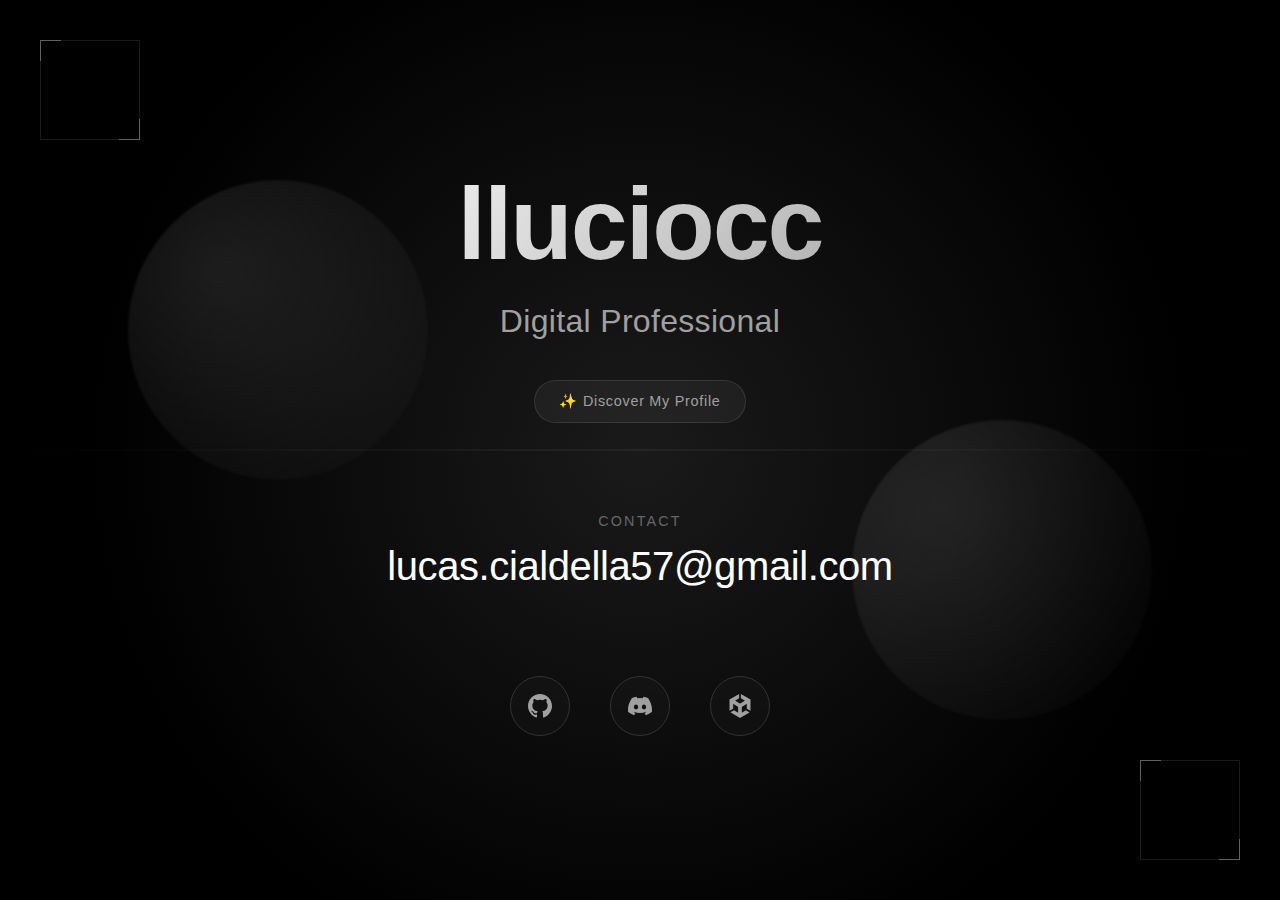
<file: index.html>
<!DOCTYPE html>
<html lang="fr">
<head>
    <meta charset="UTF-8">
    <meta name="viewport" content="width=device-width, initial-scale=1.0">
    <title>lluciocc</title>
    <style>
        * {
            margin: 0;
            padding: 0;
            box-sizing: border-box;
        }

        body {
            font-family: -apple-system, BlinkMacSystemFont, 'Segoe UI', Roboto, Helvetica, Arial, sans-serif;
            background: #000;
            color: #fff;
            min-height: 100vh;
            overflow-x: hidden;
        }

        .main-container {
            position: relative;
            width: 100%;
            min-height: 100vh;
            display: flex;
            align-items: center;
            justify-content: center;
            background: radial-gradient(circle at 50% 50%, #1a1a1a 0%, #000 70%);
        }

        .content {
            text-align: center;
            max-width: 800px;
            padding: 60px 40px;
            animation: fadeIn 1.5s ease-out;
        }

        @keyframes fadeIn {
            from { opacity: 0; transform: translateY(30px); }
            to { opacity: 1; transform: translateY(0); }
        }

        .name {
            font-size: clamp(4rem, 8vw, 8rem);
            font-weight: 700;
            letter-spacing: -0.02em;
            margin-bottom: 20px;
            background: linear-gradient(135deg, #fff 0%, #a0a0a0 100%);
            -webkit-background-clip: text;
            -webkit-text-fill-color: transparent;
            background-clip: text;
            animation: slideUp 1s ease-out 0.3s both;
        }

        @keyframes slideUp {
            from { opacity: 0; transform: translateY(50px); }
            to { opacity: 1; transform: translateY(0); }
        }

        .subtitle {
            font-size: clamp(1.2rem, 3vw, 2rem);
            font-weight: 300;
            color: #a0a0a0;
            margin-bottom: 40px;
            letter-spacing: 0.01em;
            animation: slideUp 1s ease-out 0.6s both;
        }

        .presentation-section {
            margin-bottom: 60px;
            animation: slideUp 1s ease-out 0.8s both;
        }

        .presentation-toggle {
            display: inline-block;
            padding: 12px 24px;
            background: rgba(255, 255, 255, 0.05);
            border: 1px solid rgba(255, 255, 255, 0.1);
            border-radius: 30px;
            color: #a0a0a0;
            text-decoration: none;
            font-size: 0.9rem;
            font-weight: 500;
            letter-spacing: 0.05em;
            transition: all 0.3s cubic-bezier(0.4, 0, 0.2, 1);
            cursor: pointer;
            margin-bottom: 30px;
        }

        .presentation-toggle:hover {
            background: rgba(255, 255, 255, 0.08);
            border-color: rgba(255, 255, 255, 0.2);
            color: #fff;
            transform: translateY(-2px);
        }

        .presentation-content {
            max-height: 0;
            overflow: hidden;
            transition: max-height 0.5s cubic-bezier(0.4, 0, 0.2, 1);
        }

        .presentation-content.expanded {
            max-height: 500px;
        }

        .presentation-text {
            background: linear-gradient(135deg, rgba(255, 255, 255, 0.03) 0%, rgba(255, 255, 255, 0.01) 100%);
            border: 1px solid rgba(255, 255, 255, 0.08);
            border-radius: 16px;
            padding: 30px;
            margin-top: 20px;
            backdrop-filter: blur(10px);
            text-align: left;
        }

        .presentation-text h3 {
            font-size: 1.4rem;
            font-weight: 600;
            color: #fff;
            margin-bottom: 15px;
            letter-spacing: -0.01em;
        }

        .presentation-text p {
            font-size: 1.1rem;
            line-height: 1.7;
            color: #c0c0c0;
            margin-bottom: 15px;
        }

        .presentation-text p:last-child {
            margin-bottom: 0;
        }

        .presentation-text strong {
            color: #fff;
            font-weight: 600;
        }

        .skills-grid {
            display: grid;
            grid-template-columns: repeat(auto-fit, minmax(150px, 1fr));
            gap: 15px;
            margin-top: 20px;
        }

        .skill-tag {
            background: rgba(255, 255, 255, 0.05);
            border: 1px solid rgba(255, 255, 255, 0.1);
            border-radius: 20px;
            padding: 8px 16px;
            font-size: 0.9rem;
            color: #a0a0a0;
            text-align: center;
            transition: all 0.3s ease;
        }

        .skill-tag:hover {
            background: rgba(255, 255, 255, 0.08);
            color: #fff;
            transform: translateY(-2px);
        }

        .email-section {
            margin-bottom: 80px;
            animation: slideUp 1s ease-out 0.9s both;
        }

        .email-label {
            font-size: 0.9rem;
            color: #666;
            text-transform: uppercase;
            letter-spacing: 0.15em;
            margin-bottom: 15px;
            font-weight: 500;
        }

        .email-link {
            display: inline-block;
            font-size: clamp(1.5rem, 4vw, 2.5rem);
            color: #fff;
            text-decoration: none;
            font-weight: 400;
            letter-spacing: -0.01em;
            position: relative;
            transition: all 0.3s cubic-bezier(0.4, 0, 0.2, 1);
            border-bottom: 2px solid transparent;
            padding-bottom: 5px;
        }

        .email-link::after {
            content: '';
            position: absolute;
            bottom: 0;
            left: 0;
            width: 0;
            height: 2px;
            background: linear-gradient(90deg, #fff, #a0a0a0);
            transition: width 0.4s cubic-bezier(0.4, 0, 0.2, 1);
        }

        .email-link:hover {
            color: #f0f0f0;
            transform: translateY(-2px);
        }

        .email-link:hover::after {
            width: 100%;
        }

        .social-links {
            display: flex;
            justify-content: center;
            gap: 40px;
            animation: slideUp 1s ease-out 1.2s both;
        }

        .social-link {
            display: inline-block;
            width: 60px;
            height: 60px;
            border: 1px solid #333;
            border-radius: 50%;
            color: #a0a0a0;
            text-decoration: none;
            display: flex;
            align-items: center;
            justify-content: center;
            font-size: 1.2rem;
            transition: all 0.3s cubic-bezier(0.4, 0, 0.2, 1);
            backdrop-filter: blur(10px);
            background: rgba(255, 255, 255, 0.02);
        }

        .social-link:hover {
            border-color: #666;
            color: #fff;
            transform: translateY(-3px);
            box-shadow: 0 10px 30px rgba(255, 255, 255, 0.1);
        }

        .background-grid {
            position: absolute;
            top: 0;
            left: 0;
            width: 100%;
            height: 100%;
            opacity: 0.03;
            background-image: 
                linear-gradient(rgba(255, 255, 255, 0.1) 1px, transparent 1px),
                linear-gradient(90deg, rgba(255, 255, 255, 0.1) 1px, transparent 1px);
            background-size: 100px 100px;
            pointer-events: none;
        }

        .accent-line {
            position: absolute;
            top: 50%;
            left: 0;
            width: 100%;
            height: 1px;
            background: linear-gradient(90deg, transparent, rgba(255, 255, 255, 0.1), transparent);
            transform: translateY(-50%);
            animation: pulse 4s ease-in-out infinite;
        }

        @keyframes pulse {
            0%, 100% { opacity: 0.3; }
            50% { opacity: 0.6; }
        }

        .corner-decoration {
            position: absolute;
            width: 100px;
            height: 100px;
            border: 1px solid rgba(255, 255, 255, 0.1);
        }

        .corner-decoration::before {
            content: '';
            position: absolute;
            top: -1px;
            left: -1px;
            width: 20px;
            height: 20px;
            border-top: 1px solid rgba(255, 255, 255, 0.3);
            border-left: 1px solid rgba(255, 255, 255, 0.3);
        }

        .corner-decoration::after {
            content: '';
            position: absolute;
            bottom: -1px;
            right: -1px;
            width: 20px;
            height: 20px;
            border-bottom: 1px solid rgba(255, 255, 255, 0.3);
            border-right: 1px solid rgba(255, 255, 255, 0.3);
        }

        .corner-decoration.top-left {
            top: 40px;
            left: 40px;
        }

        .corner-decoration.bottom-right {
            bottom: 40px;
            right: 40px;
        }

        .floating-orb {
            position: absolute;
            width: 300px;
            height: 300px;
            border-radius: 50%;
            background: radial-gradient(circle at 30% 30%, rgba(255, 255, 255, 0.1), transparent);
            filter: blur(1px);
            animation: float 8s ease-in-out infinite;
            pointer-events: none;
        }

        .floating-orb.orb-1 {
            top: 20%;
            left: 10%;
            animation-delay: 0s;
        }

        .floating-orb.orb-2 {
            bottom: 20%;
            right: 10%;
            animation-delay: 4s;
        }

        @keyframes float {
            0%, 100% { transform: translateY(0px) translateX(0px); }
            25% { transform: translateY(-20px) translateX(10px); }
            50% { transform: translateY(-10px) translateX(-10px); }
            75% { transform: translateY(-30px) translateX(5px); }
        }

        @media (max-width: 768px) {
            .content {
                padding: 40px 20px;
            }

            .social-links {
                gap: 30px;
            }

            .social-link {
                width: 50px;
                height: 50px;
                font-size: 1rem;
            }

            .corner-decoration {
                width: 60px;
                height: 60px;
            }

            .corner-decoration.top-left {
                top: 20px;
                left: 20px;
            }

            .corner-decoration.bottom-right {
                bottom: 20px;
                right: 20px;
            }

            .floating-orb {
                width: 200px;
                height: 200px;
            }

            .presentation-text {
                padding: 20px;
            }

            .skills-grid {
                grid-template-columns: repeat(auto-fit, minmax(120px, 1fr));
                gap: 10px;
            }
        }

        .copy-feedback {
            position: fixed;
            top: 50%;
            left: 50%;
            transform: translate(-50%, -50%);
            background: rgba(0, 0, 0, 0.9);
            color: #fff;
            padding: 15px 30px;
            border-radius: 8px;
            border: 1px solid #333;
            font-size: 0.9rem;
            opacity: 0;
            transition: opacity 0.3s ease;
            pointer-events: none;
            z-index: 1000;
        }

        .copy-feedback.show {
            opacity: 1;
        }
    </style>
</head>
<body>
    <div class="main-container">
        <div class="background-grid"></div>
        <div class="accent-line"></div>
        
        <div class="floating-orb orb-1"></div>
        <div class="floating-orb orb-2"></div>
        
        <div class="corner-decoration top-left"></div>
        <div class="corner-decoration bottom-right"></div>

        <div class="content">
            <h1 class="name">lluciocc</h1>
            <p class="subtitle">Digital Professional</p>
            
        <div class="presentation-section">
            <div class="presentation-toggle" id="presentationToggle">
                ✨ Discover My Profile
            </div>
            <div class="presentation-content" id="presentationContent">
                <div class="presentation-text">
                    <h3>About Me</h3>
                    <p>Passionate about <strong>computer science</strong>, <strong>web development</strong>, and <strong>digital technologies</strong>, I create innovative and high-performance digital experiences. My approach combines creativity and technical expertise to bring ambitious projects to life.</p>
                    
                    <p>With a diverse background in the digital ecosystem, I support clients in their digital transformation by delivering tailor-made solutions that blend <strong>modern design</strong> with <strong>optimal performance</strong>.</p>
                    
                    <p>My goal? To craft interfaces that leave a lasting impression and drive real results.</p>
                    
                    <div class="skills-grid">
                        <div class="skill-tag">JavaScript</div>
                        <div class="skill-tag">React</div>
                        <div class="skill-tag">Node.js</div>
                        <div class="skill-tag">Unity Game Dev</div>
                        <div class="skill-tag">CSS3</div>
                        <div class="skill-tag">HTML5</div>
                        <div class="skill-tag">REST API</div>
                        <div class="skill-tag">Responsive Design</div>
                    </div>
                </div>
            </div>
        </div>


            <div class="email-section">
                <div class="email-label">Contact</div>
                <a href="mailto:lucas.cialdella57@gmail.com" class="email-link" id="emailLink">
                    lucas.cialdella57@gmail.com
                </a>
            </div>

            <div class="social-links">
                <a href="https://github.com/Lluciocc" class="social-link" title="GitHub" target="_blank" rel="noopener noreferrer">
                    <svg width="24" height="24" viewBox="0 0 24 24" fill="currentColor">
                        <path d="M12 0C5.37 0 0 5.37 0 12c0 5.3 3.44 9.8 8.21 11.38.6.11.79-.26.79-.58v-2.23c-3.34.72-4.03-1.42-4.03-1.42-.55-1.39-1.34-1.76-1.34-1.76-1.09-.75.08-.73.08-.73 1.21.08 1.84 1.24 1.84 1.24 1.07 1.83 2.8 1.3 3.49.99.11-.78.42-1.3.76-1.6-2.67-.31-5.47-1.34-5.47-5.93 0-1.31.47-2.38 1.24-3.22-.12-.3-.53-1.52.12-3.18 0 0 1.01-.32 3.3 1.23a11.5 11.5 0 0 1 6 0c2.29-1.55 3.3-1.23 3.3-1.23.65 1.66.24 2.88.12 3.18.77.84 1.23 1.91 1.23 3.22 0 4.61-2.8 5.62-5.48 5.93.43.37.82 1.1.82 2.22v3.29c0 .32.19.69.8.58C20.56 21.8 24 17.3 24 12c0-6.63-5.37-12-12-12z"/>
                    </svg>
                </a>
                <a href="https://discord.gg/t4GJ83RSdb" class="social-link" title="Discord" target="_blank" rel="noopener noreferrer">
                    <svg width="24" height="24" viewBox="0 0 24 24" fill="currentColor" xmlns="http://www.w3.org/2000/svg">
                        <path d="M20.317 4.37a19.791 19.791 0 0 0-4.885-1.515.074.074 0 0 0-.079.037c-.21.375-.444.864-.608 1.25a18.27 18.27 0 0 0-5.487 0 12.64 12.64 0 0 0-.617-1.25.077.077 0 0 0-.079-.037A19.736 19.736 0 0 0 3.677 4.37a.07.07 0 0 0-.032.027C.533 9.046-.32 13.58.099 18.057a.082.082 0 0 0 .031.057 19.9 19.9 0 0 0 5.993 3.03.078.078 0 0 0 .084-.028c.462-.63.874-1.295 1.226-1.994a.076.076 0 0 0-.041-.106 13.107 13.107 0 0 1-1.872-.892.077.077 0 0 1-.008-.128 10.2 10.2 0 0 0 .372-.292.074.074 0 0 1 .077-.01c3.928 1.793 8.18 1.793 12.062 0a.074.074 0 0 1 .078.01c.12.098.246.198.373.292a.077.077 0 0 1-.006.127 12.299 12.299 0 0 1-1.873.892.077.077 0 0 0-.041.107c.36.698.772 1.362 1.225 1.993a.076.076 0 0 0 .084.028 19.839 19.839 0 0 0 6.002-3.03.077.077 0 0 0 .032-.054c.5-5.177-.838-9.674-3.549-13.66a.061.061 0 0 0-.031-.03zM8.02 15.33c-1.183 0-2.157-1.085-2.157-2.419 0-1.333.956-2.419 2.157-2.419 1.21 0 2.176 1.096 2.157 2.42 0 1.333-.956 2.418-2.157 2.418zm7.975 0c-1.183 0-2.157-1.085-2.157-2.419 0-1.333.955-2.419 2.157-2.419 1.21 0 2.176 1.096 2.157 2.42 0 1.333-.946 2.418-2.157 2.418z"/>
                    </svg>
                </a>
                <a href="https://assetstore.unity.com/publishers/118830" class="social-link" title="Unity Asset Store" target="_blank" rel="noopener noreferrer">
                    <svg width="24" height="24" viewBox="0 0 16 16" fill="currentColor" xmlns="http://www.w3.org/2000/svg">
                        <path d="M15 11.2V3.733L8.61 0v2.867l2.503 1.466c.099.067.099.2 0 .234L8.148 6.3c-.099.067-.197.033-.263 0L4.92 4.567c-.099-.034-.099-.2 0-.234l2.504-1.466V0L1 3.733V11.2v-.033.033l2.438-1.433V6.833c0-.1.131-.166.197-.133L6.6 8.433c.099.067.132.134.132.234v3.466c0 .1-.132.167-.198.134L4.031 10.8l-2.438 1.433L7.983 16l6.391-3.733-2.438-1.434L9.434 12.3c-.099.067-.198 0-.198-.133V8.7c0-.1.066-.2.132-.233l2.965-1.734c.099-.066.197 0 .197.134V9.8z"/>
                    </svg>
                </a>
            </div>

        </div>
    </div>

    <div class="copy-feedback" id="copyFeedback">
        Email copié dans le presse-papier
    </div>

    <script>
        const presentationToggle = document.getElementById('presentationToggle');
        const presentationContent = document.getElementById('presentationContent');
        let isExpanded = false;

        presentationToggle.addEventListener('click', function() {
            isExpanded = !isExpanded;
            
            if (isExpanded) {
                presentationContent.classList.add('expanded');
                presentationToggle.textContent = '✨ Masquer mon profil';
            } else {
                presentationContent.classList.remove('expanded');
                presentationToggle.textContent = '✨ Découvrir mon profil';
            }
        });

        document.getElementById('emailLink').addEventListener('click', function(e) {
            e.preventDefault();
            
            const email = this.textContent;
            navigator.clipboard.writeText(email).then(function() {
                showCopyFeedback();
            }).catch(function() {
                window.location.href = 'mailto:' + email;
            });
        });

        function showCopyFeedback() {
            const feedback = document.getElementById('copyFeedback');
            feedback.classList.add('show');
            
            setTimeout(() => {
                feedback.classList.remove('show');
            }, 2000);
        }

        document.addEventListener('mousemove', function(e) {
            const mouseX = e.clientX / window.innerWidth;
            const mouseY = e.clientY / window.innerHeight;
            
            const orbs = document.querySelectorAll('.floating-orb');
            orbs.forEach((orb, index) => {
                const speed = (index + 1) * 0.02;
                const x = (mouseX - 0.5) * 30 * speed;
                const y = (mouseY - 0.5) * 30 * speed;
                orb.style.transform = `translate(${x}px, ${y}px)`;
            });
        });

        let lastScrollTop = 0;
        document.addEventListener('scroll', function() {
            const scrollTop = window.pageYOffset || document.documentElement.scrollTop;
            const grid = document.querySelector('.background-grid');
            
            if (grid) {
                const scrollDirection = scrollTop > lastScrollTop ? 1 : -1;
                grid.style.transform = `translateY(${scrollTop * 0.1 * scrollDirection}px)`;
            }
            
            lastScrollTop = scrollTop;
        });
    </script>
</body>
</html>
</file>
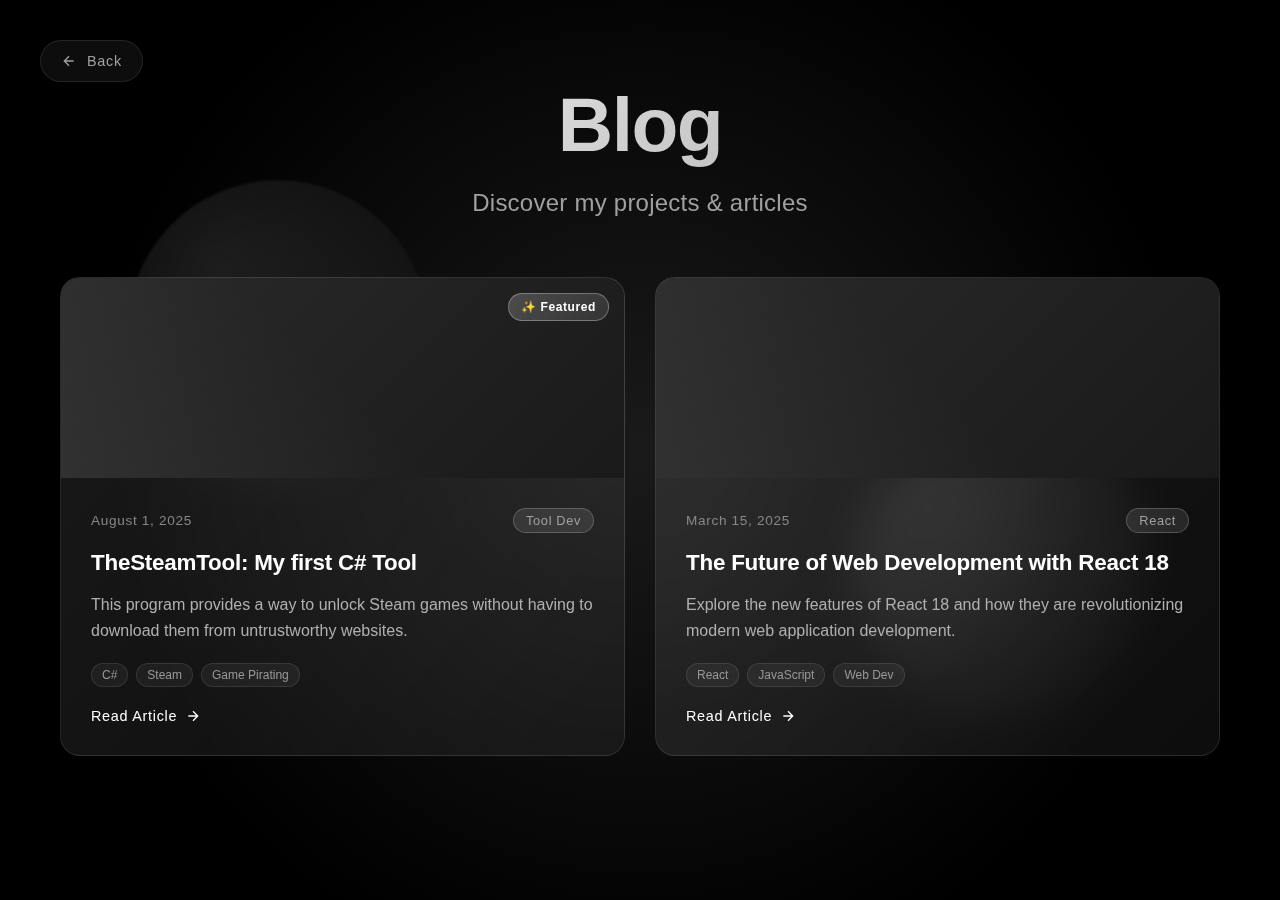
<file: blog.html>
<!DOCTYPE html>
<html lang="fr">
<head>
    <meta charset="UTF-8">
    <meta name="viewport" content="width=device-width, initial-scale=1.0">
    <title>Blog - lluciocc</title>
    <link rel="stylesheet" href="./blog.css">
</head>
<body>
    <div class="main-container">
        <div class="background-grid"></div>
        
        <div class="floating-orb orb-1"></div>
        <div class="floating-orb orb-2"></div>

        <div class="nav-back">
            <a href="#" onclick="goBack()">
                <svg width="16" height="16" viewBox="0 0 24 24" fill="none" stroke="currentColor" stroke-width="2">
                    <path d="M19 12H5M12 19l-7-7 7-7"/>
                </svg>
                Back
            </a>
        </div>

        <div class="container">
            <div class="header">
                <h1>Blog</h1>
                <p>Discover my projects & articles</p>
            </div>

            <div class="blog-grid" id="blogGrid">
                <!-- Articles here -->
            </div>
        </div>
    </div>

    <script>

        const articles = [
            {
                "id": 1,
                "title": "The Future of Web Development with React 18",
                "excerpt": "Explore the new features of React 18 and how they are revolutionizing modern web application development.",
                "date": "March 15, 2025",
                "category": "React",
                "tags": ["React", "JavaScript", "Web Dev"],
                "image": null,
                "featured": false
            },
            {
                "id": 2,
                "title": "TheSteamTool: My first C# Tool",
                "excerpt": "This program provides a way to unlock Steam games without having to download them from untrustworthy websites.",
                "date": "August 1, 2025",
                "category": "Tool Dev",
                "tags": ["C#", "Steam", "Game Pirating"],
                "image": null,
                "featured": true
            }
        ]
        function createArticleCard(article) {
            const card = document.createElement('div');
            card.className = 'article-card';
            card.onclick = () => openArticle(article.id);

            const imageSection = `
                <div class="article-image">
                    ${article.image ? `<img src="${article.image}" alt="${article.title}">` : ''}
                </div>
            `;

            const featuredBadge = article.featured ? '<div class="featured-badge">✨ Featured</div>' : '';

            const tagsHtml = article.tags.map(tag => `<span class="tag">${tag}</span>`).join('');

            card.innerHTML = `
                ${imageSection}
                ${featuredBadge}
                <div class="article-content">
                    <div class="article-meta">
                        <span class="article-date">${article.date}</span>
                        <span class="article-category">${article.category}</span>
                    </div>
                    <h3 class="article-title">${article.title}</h3>
                    <p class="article-excerpt">${article.excerpt}</p>
                    <div class="article-tags">${tagsHtml}</div>
                    <a href="#" class="read-more">
                        Read Article
                        <svg width="16" height="16" viewBox="0 0 24 24" fill="none" stroke="currentColor" stroke-width="2">
                            <path d="M5 12h14M12 5l7 7-7 7"/>
                        </svg>
                    </a>
                </div>
            `;

            return card;
        }

        async function loadArticles() {
/*             const r = await fetch("./articles.json");
            if (!r.ok) throw new Error("HTTP error: " + r.status);

            const data = await r.json();
            const articles = data.articles; */

            const blogGrid = document.getElementById('blogGrid');

            if (!Array.isArray(articles) || articles.length === 0) {
                blogGrid.innerHTML = `
                    <div class="empty-state">
                        <h3>No article for now</h3>
                    </div>
                `;
                return;
            }

            const sortedArticles = [...articles].sort((a, b) => {
                if (a.featured && !b.featured) return -1;
                if (!a.featured && b.featured) return 1;
                return new Date(b.date) - new Date(a.date);
            });

            blogGrid.innerHTML = '';
            sortedArticles.forEach(article => {
                const card = createArticleCard(article);
                blogGrid.appendChild(card);
            });
        }


        function openArticle(id) {
            console.log(`Opening article with ID: ${id}`);
            window.location.href = `./blog/article${id}.html`;
        }

        function goBack() {
            console.log('Going back');
            window.location.href = './index.html';
        }

        document.addEventListener('mousemove', function(e) {
            const mouseX = e.clientX / window.innerWidth;
            const mouseY = e.clientY / window.innerHeight;
            
            const orbs = document.querySelectorAll('.floating-orb');
            orbs.forEach((orb, index) => {
                const speed = (index + 1) * 0.02;
                const x = (mouseX - 0.5) * 30 * speed;
                const y = (mouseY - 0.5) * 30 * speed;
                orb.style.transform = `translate(${x}px, ${y}px)`;
            });
        });

        let lastScrollTop = 0;
        window.addEventListener('scroll', function() {
            const scrollTop = window.pageYOffset || document.documentElement.scrollTop;
            const grid = document.querySelector('.background-grid');
            
            if (grid) {
                const scrollDirection = scrollTop > lastScrollTop ? 1 : -1;
                grid.style.transform = `translateY(${scrollTop * 0.1 * scrollDirection}px)`;
            }
            
            lastScrollTop = scrollTop;
        });

        document.addEventListener("DOMContentLoaded", loadArticles);
    </script>
</body>
</html>
</file>
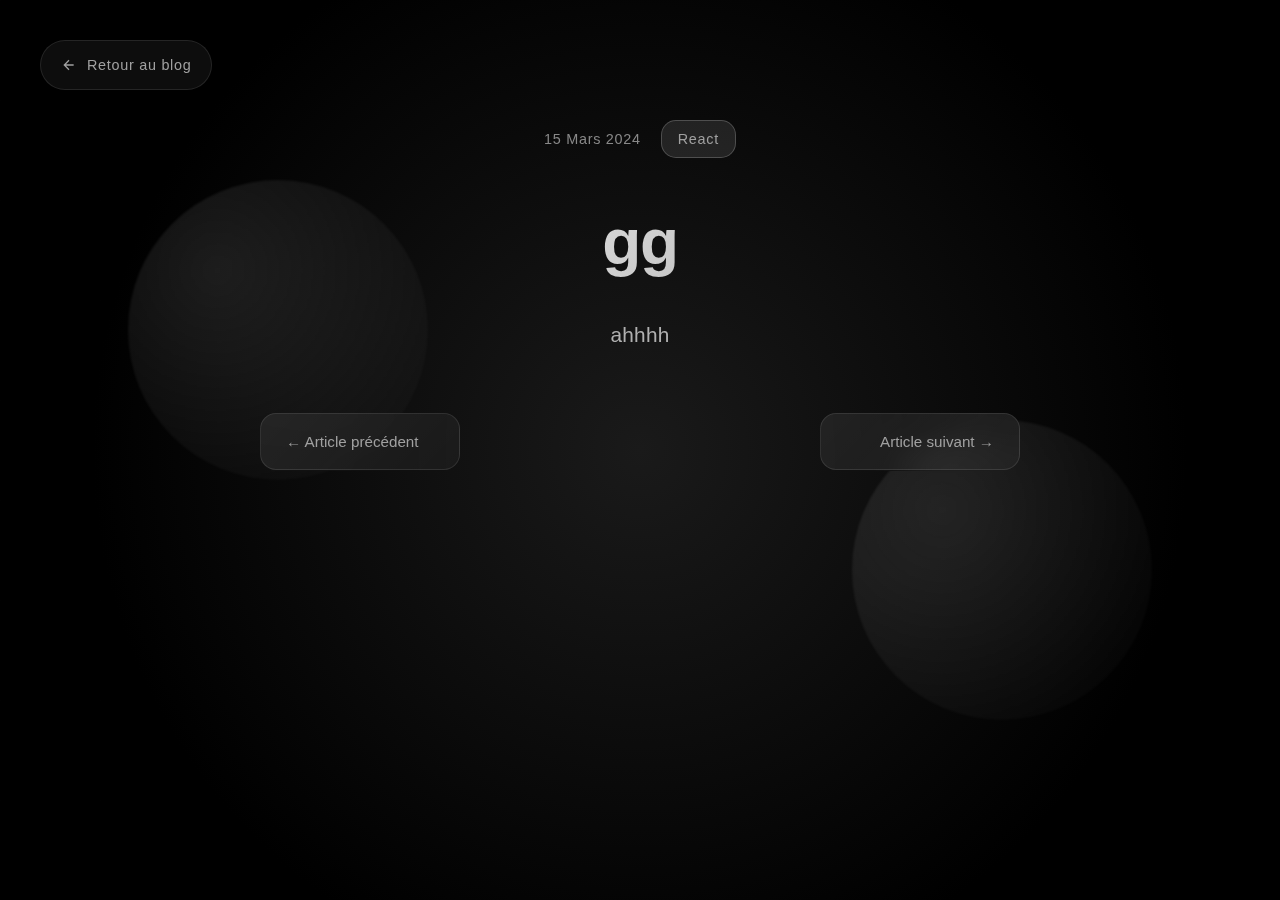
<file: blog/article2.html>
<!DOCTYPE html>
<html lang="fr">
<head>
    <meta charset="UTF-8">
    <meta name="viewport" content="width=device-width, initial-scale=1.0">
    <title>L'avenir du développement web avec React 18 - lluciocc</title>
    <link rel="stylesheet" href="./article.css">
</head>
<body>
    <div class="main-container">
        <div class="background-grid"></div>
        
        <div class="floating-orb orb-1"></div>
        <div class="floating-orb orb-2"></div>

        <div class="nav-back">
            <a href="#" onclick="goBack()">
                <svg width="16" height="16" viewBox="0 0 24 24" fill="none" stroke="currentColor" stroke-width="2">
                    <path d="M19 12H5M12 19l-7-7 7-7"/>
                </svg>
                Retour au blog
            </a>
        </div>

        <div class="article-container">
            <div class="article-header">
                <div class="article-meta">
                    <span class="article-date">15 Mars 2024</span>
                    <span class="article-category">React</span>
                </div>
                <h1 class="article-title">gg</h1>
                <p class="article-subtitle">ahhhh</p>
            </div>


                <div class="navigation-buttons">
                    <a class="nav-button" id="prev">&larr; Article précédent</a>
                    <a class="nav-button next" id='next'>Article suivant &rarr;</a>
                </div>
            </div>
        </div>
    </div>

    <div class="copy-feedback" id="copyFeedback">Code copié !</div>

    <script>
        function goBack() {
            window.location.href = "../blog.html"
        }

        function copyCode(button) {
            const code = button.nextElementSibling.textContent;
            navigator.clipboard.writeText(code).then(() => {
                const feedback = document.getElementById('copyFeedback');
                feedback.classList.add('show');
                setTimeout(() => feedback.classList.remove('show'), 2000);
            });
        }

        const prev = document.getElementById('prev');
        const next = document.getElementById('next');

        prev.addEventListener('click', function(){
          window.location.href = "./article1.html"
        });
        next.addEventListener('click', function(){
          window.location.href = "./article3.html"
        });
    </script>
</body>
</html>
</file>
<file: blog.css>
* {
    margin: 0;
    padding: 0;
    box-sizing: border-box;
}

body {
    font-family: -apple-system, BlinkMacSystemFont, 'Segoe UI', Roboto, Helvetica, Arial, sans-serif;
    background: #000;
    color: #fff;
    min-height: 100vh;
    overflow-x: hidden;
}

.main-container {
    position: relative;
    width: 100%;
    min-height: 100vh;
    background: radial-gradient(circle at 50% 50%, #1a1a1a 0%, #000 70%);
}

.background-grid {
    position: fixed;
    top: 0;
    left: 0;
    width: 100%;
    height: 100%;
    opacity: 0.03;
    background-image: 
        linear-gradient(rgba(255, 255, 255, 0.1) 1px, transparent 1px),
        linear-gradient(90deg, rgba(255, 255, 255, 0.1) 1px, transparent 1px);
    background-size: 100px 100px;
    pointer-events: none;
}

.floating-orb {
    position: fixed;
    width: 300px;
    height: 300px;
    border-radius: 50%;
    background: radial-gradient(circle at 30% 30%, rgba(255, 255, 255, 0.1), transparent);
    filter: blur(1px);
    animation: float 8s ease-in-out infinite;
    pointer-events: none;
}

.floating-orb.orb-1 {
    top: 20%;
    left: 10%;
    animation-delay: 0s;
}

.floating-orb.orb-2 {
    bottom: 20%;
    right: 10%;
    animation-delay: 4s;
}

@keyframes float {
    0%, 100% { transform: translateY(0px) translateX(0px); }
    25% { transform: translateY(-20px) translateX(10px); }
    50% { transform: translateY(-10px) translateX(-10px); }
    75% { transform: translateY(-30px) translateX(5px); }
}

.container {
    max-width: 1200px;
    margin: 0 auto;
    padding: 0 20px;
    position: relative;
    z-index: 1;
}

.header {
    text-align: center;
    padding: 80px 0 60px;
    animation: fadeIn 1.5s ease-out;
}

@keyframes fadeIn {
    from { opacity: 0; transform: translateY(30px); }
    to { opacity: 1; transform: translateY(0); }
}

.header h1 {
    font-size: clamp(3rem, 6vw, 5rem);
    font-weight: 700;
    letter-spacing: -0.02em;
    margin-bottom: 20px;
    background: linear-gradient(135deg, #fff 0%, #a0a0a0 100%);
    -webkit-background-clip: text;
    -webkit-text-fill-color: transparent;
    background-clip: text;
    animation: slideUp 1s ease-out 0.3s both;
}

@keyframes slideUp {
    from { opacity: 0; transform: translateY(50px); }
    to { opacity: 1; transform: translateY(0); }
}

.header p {
    font-size: clamp(1.1rem, 2.5vw, 1.5rem);
    font-weight: 300;
    color: #a0a0a0;
    letter-spacing: 0.01em;
    animation: slideUp 1s ease-out 0.6s both;
}

.nav-back {
    position: fixed;
    top: 40px;
    left: 40px;
    z-index: 100;
    animation: slideUp 1s ease-out 0.2s both;
}

.nav-back a {
    display: inline-flex;
    align-items: center;
    gap: 10px;
    padding: 12px 20px;
    background: rgba(255, 255, 255, 0.05);
    border: 1px solid rgba(255, 255, 255, 0.1);
    border-radius: 30px;
    color: #a0a0a0;
    text-decoration: none;
    font-size: 0.9rem;
    font-weight: 500;
    letter-spacing: 0.05em;
    transition: all 0.3s cubic-bezier(0.4, 0, 0.2, 1);
    backdrop-filter: blur(10px);
}

.nav-back a:hover {
    background: rgba(255, 255, 255, 0.08);
    border-color: rgba(255, 255, 255, 0.2);
    color: #fff;
    transform: translateY(-2px);
}

.blog-grid {
    display: grid;
    grid-template-columns: repeat(auto-fit, minmax(350px, 1fr));
    gap: 30px;
    padding-bottom: 80px;
    animation: slideUp 1s ease-out 0.8s both;
}

.article-card {
    background: linear-gradient(135deg, rgba(255, 255, 255, 0.1) 0%, rgba(255, 255, 255, 0.05) 100%);
    backdrop-filter: blur(20px);
    border: 1px solid rgba(255, 255, 255, 0.1);
    border-radius: 20px;
    overflow: hidden;
    transition: all 0.4s cubic-bezier(0.4, 0, 0.2, 1);
    cursor: pointer;
    position: relative;
}

.article-card::before {
    content: '';
    position: absolute;
    top: 0;
    left: 0;
    right: 0;
    bottom: 0;
    background: linear-gradient(135deg, rgba(255, 255, 255, 0.1) 0%, transparent 50%);
    opacity: 0;
    transition: opacity 0.3s ease;
}

.article-card:hover {
    transform: translateY(-10px);
    background: linear-gradient(135deg, rgba(255, 255, 255, 0.15) 0%, rgba(255, 255, 255, 0.08) 100%);
    border-color: rgba(255, 255, 255, 0.2);
    box-shadow: 0 20px 40px rgba(0, 0, 0, 0.3);
}

.article-card:hover::before {
    opacity: 1;
}

.article-image {
    width: 100%;
    height: 200px;
    background: linear-gradient(135deg, #2a2a2a 0%, #1a1a1a 100%);
    position: relative;
    overflow: hidden;
}

.article-image::after {
    content: '';
    position: absolute;
    top: 0;
    left: 0;
    right: 0;
    bottom: 0;
    background: linear-gradient(45deg, rgba(255, 255, 255, 0.1) 0%, transparent 50%);
    opacity: 0.5;
}

.article-image img {
    width: 100%;
    height: 100%;
    object-fit: cover;
    transition: transform 0.4s ease;
}

.article-card:hover .article-image img {
    transform: scale(1.05);
}

.article-content {
    padding: 30px;
    position: relative;
    z-index: 1;
}

.article-meta {
    display: flex;
    justify-content: space-between;
    align-items: center;
    margin-bottom: 15px;
}

.article-date {
    font-size: 0.85rem;
    color: #888;
    font-weight: 500;
    letter-spacing: 0.05em;
}

.article-category {
    background: rgba(255, 255, 255, 0.1);
    border: 1px solid rgba(255, 255, 255, 0.2);
    border-radius: 15px;
    padding: 4px 12px;
    font-size: 0.8rem;
    color: #a0a0a0;
    font-weight: 500;
    letter-spacing: 0.05em;
}

.article-title {
    font-size: 1.4rem;
    font-weight: 600;
    color: #fff;
    margin-bottom: 15px;
    letter-spacing: -0.01em;
    line-height: 1.3;
}

.article-excerpt {
    font-size: 1rem;
    line-height: 1.6;
    color: #b0b0b0;
    margin-bottom: 20px;
}

.article-tags {
    display: flex;
    flex-wrap: wrap;
    gap: 8px;
    margin-bottom: 20px;
}

.tag {
    background: rgba(255, 255, 255, 0.05);
    border: 1px solid rgba(255, 255, 255, 0.1);
    border-radius: 12px;
    padding: 4px 10px;
    font-size: 0.75rem;
    color: #999;
    font-weight: 500;
}

.read-more {
    display: inline-flex;
    align-items: center;
    gap: 8px;
    color: #fff;
    text-decoration: none;
    font-size: 0.9rem;
    font-weight: 500;
    letter-spacing: 0.05em;
    transition: all 0.3s ease;
    position: relative;
}

.read-more::after {
    content: '';
    position: absolute;
    bottom: -2px;
    left: 0;
    width: 0;
    height: 1px;
    background: #fff;
    transition: width 0.3s ease;
}

.read-more:hover::after {
    width: 100%;
}

.read-more:hover {
    transform: translateX(5px);
}

.featured-badge {
    position: absolute;
    top: 15px;
    right: 15px;
    background: linear-gradient(135deg, rgba(255, 255, 255, 0.2) 0%, rgba(255, 255, 255, 0.1) 100%);
    border: 1px solid rgba(255, 255, 255, 0.3);
    border-radius: 20px;
    padding: 6px 12px;
    font-size: 0.75rem;
    color: #fff;
    font-weight: 600;
    letter-spacing: 0.05em;
    backdrop-filter: blur(10px);
}

.empty-state {
    text-align: center;
    padding: 100px 20px;
    color: #666;
}

.empty-state h3 {
    font-size: 1.5rem;
    margin-bottom: 10px;
    color: #999;
}

.empty-state p {
    font-size: 1rem;
    line-height: 1.6;
}

@media (max-width: 768px) {
    .nav-back {
        top: 20px;
        left: 20px;
    }

    .header {
        padding: 60px 0 40px;
    }

    .blog-grid {
        grid-template-columns: 1fr;
        gap: 20px;
        padding-bottom: 60px;
    }

    .article-card {
        margin: 0 10px;
    }

    .article-content {
        padding: 20px;
    }

    .floating-orb {
        width: 200px;
        height: 200px;
    }
}

.loading-shimmer {
    background: linear-gradient(90deg, rgba(255, 255, 255, 0.1) 25%, rgba(255, 255, 255, 0.2) 50%, rgba(255, 255, 255, 0.1) 75%);
    background-size: 200% 100%;
    animation: shimmer 2s infinite;
}

@keyframes shimmer {
    0% { background-position: -200% 0; }
    100% { background-position: 200% 0; }
}
</file>
<file: blog/article.css>
* {
    margin: 0;
    padding: 0;
    box-sizing: border-box;
}

body {
    font-family: -apple-system, BlinkMacSystemFont, 'Segoe UI', Roboto, Helvetica, Arial, sans-serif;
    background: #000;
    color: #fff;
    line-height: 1.7;
    overflow-x: hidden;
}

.main-container {
    position: relative;
    width: 100%;
    min-height: 100vh;
    background: radial-gradient(circle at 50% 50%, #1a1a1a 0%, #000 70%);
}

.background-grid {
    position: fixed;
    top: 0;
    left: 0;
    width: 100%;
    height: 100%;
    opacity: 0.03;
    background-image: 
        linear-gradient(rgba(255, 255, 255, 0.1) 1px, transparent 1px),
        linear-gradient(90deg, rgba(255, 255, 255, 0.1) 1px, transparent 1px);
    background-size: 100px 100px;
    pointer-events: none;
}

.floating-orb {
    position: fixed;
    width: 300px;
    height: 300px;
    border-radius: 50%;
    background: radial-gradient(circle at 30% 30%, rgba(255, 255, 255, 0.1), transparent);
    filter: blur(1px);
    animation: float 8s ease-in-out infinite;
    pointer-events: none;
}

.floating-orb.orb-1 {
    top: 20%;
    left: 10%;
    animation-delay: 0s;
}

.floating-orb.orb-2 {
    bottom: 20%;
    right: 10%;
    animation-delay: 4s;
}

@keyframes float {
    0%, 100% { transform: translateY(0px) translateX(0px); }
    25% { transform: translateY(-20px) translateX(10px); }
    50% { transform: translateY(-10px) translateX(-10px); }
    75% { transform: translateY(-30px) translateX(5px); }
}

.nav-back {
    position: fixed;
    top: 40px;
    left: 40px;
    z-index: 100;
    animation: slideUp 1s ease-out 0.2s both;
}

.nav-back a {
    display: inline-flex;
    align-items: center;
    gap: 10px;
    padding: 12px 20px;
    background: rgba(255, 255, 255, 0.05);
    border: 1px solid rgba(255, 255, 255, 0.1);
    border-radius: 30px;
    color: #a0a0a0;
    text-decoration: none;
    font-size: 0.9rem;
    font-weight: 500;
    letter-spacing: 0.05em;
    transition: all 0.3s cubic-bezier(0.4, 0, 0.2, 1);
    backdrop-filter: blur(10px);
}

.nav-back a:hover {
    background: rgba(255, 255, 255, 0.08);
    border-color: rgba(255, 255, 255, 0.2);
    color: #fff;
    transform: translateY(-2px);
}

.article-container {
    max-width: 800px;
    margin: 0 auto;
    padding: 120px 20px 80px;
    position: relative;
    z-index: 1;
}

.article-header {
    text-align: center;
    margin-bottom: 60px;
    animation: fadeIn 1.5s ease-out;
}

@keyframes fadeIn {
    from { opacity: 0; transform: translateY(30px); }
    to { opacity: 1; transform: translateY(0); }
}

@keyframes slideUp {
    from { opacity: 0; transform: translateY(50px); }
    to { opacity: 1; transform: translateY(0); }
}

.article-meta {
    display: flex;
    justify-content: center;
    align-items: center;
    gap: 20px;
    margin-bottom: 30px;
    animation: slideUp 1s ease-out 0.3s both;
}

.article-date, .article-category {
    font-size: 0.9rem;
    color: #888;
    font-weight: 500;
    letter-spacing: 0.05em;
}

.article-category {
    background: rgba(255, 255, 255, 0.1);
    border: 1px solid rgba(255, 255, 255, 0.2);
    border-radius: 15px;
    padding: 6px 16px;
    color: #a0a0a0;
}

.article-title {
    font-size: clamp(2.5rem, 5vw, 4rem);
    font-weight: 700;
    letter-spacing: -0.02em;
    margin-bottom: 20px;
    background: linear-gradient(135deg, #fff 0%, #a0a0a0 100%);
    -webkit-background-clip: text;
    -webkit-text-fill-color: transparent;
    background-clip: text;
    animation: slideUp 1s ease-out 0.5s both;
}

.article-subtitle {
    font-size: 1.3rem;
    font-weight: 300;
    color: #b0b0b0;
    letter-spacing: 0.01em;
    animation: slideUp 1s ease-out 0.7s both;
}

.article-content {
    animation: slideUp 1s ease-out 0.9s both;
}

.section {
    margin-bottom: 50px;
}

.section h2 {
    font-size: 2rem;
    font-weight: 600;
    color: #fff;
    margin-bottom: 20px;
    letter-spacing: -0.01em;
    position: relative;
    padding-left: 20px;
}

.section h2::before {
    content: '';
    position: absolute;
    left: 0;
    top: 50%;
    transform: translateY(-50%);
    width: 4px;
    height: 30px;
    background: linear-gradient(135deg, #fff 0%, #a0a0a0 100%);
    border-radius: 2px;
}

.section h3 {
    font-size: 1.4rem;
    font-weight: 600;
    color: #fff;
    margin: 30px 0 15px;
    letter-spacing: -0.01em;
}

.section p {
    font-size: 1.1rem;
    line-height: 1.8;
    color: #c0c0c0;
    margin-bottom: 20px;
}

.intro-section {
    background: linear-gradient(135deg, rgba(255, 255, 255, 0.1) 0%, rgba(255, 255, 255, 0.05) 100%);
    backdrop-filter: blur(20px);
    border: 1px solid rgba(255, 255, 255, 0.1);
    border-radius: 20px;
    padding: 40px;
    margin-bottom: 50px;
    position: relative;
}

.intro-section::before {
    content: '';
    position: absolute;
    top: 0;
    left: 0;
    right: 0;
    bottom: 0;
    background: linear-gradient(135deg, rgba(255, 255, 255, 0.1) 0%, transparent 50%);
    border-radius: 20px;
    opacity: 0.5;
}

.intro-section .content {
    position: relative;
    z-index: 1;
}

.intro-section h2 {
    margin-bottom: 20px;
    padding-left: 0;
}

.intro-section h2::before {
    display: none;
}

.code-block {
    background: linear-gradient(135deg, rgba(30, 30, 30, 0.9) 0%, rgba(20, 20, 20, 0.9) 100%);
    backdrop-filter: blur(20px);
    border: 1px solid rgba(255, 255, 255, 0.1);
    border-radius: 16px;
    padding: 25px;
    margin: 25px 0;
    position: relative;
    overflow-x: auto;
}

.code-block::before {
    content: '';
    position: absolute;
    top: 0;
    left: 0;
    right: 0;
    height: 40px;
    background: linear-gradient(135deg, rgba(50, 50, 50, 0.5) 0%, rgba(30, 30, 30, 0.5) 100%);
    border-radius: 16px 16px 0 0;
    border-bottom: 1px solid rgba(255, 255, 255, 0.1);
}

.code-header {
    display: flex;
    align-items: center;
    justify-content:space-between;
    padding: 0 10px;
    min-height: 40px;
}

.code-dots {
    display: flex;
    gap: 6px;
    position: absolute;
    top: 1em;
    left: 1em;
}

.code-dot {
    width: 12px;
    height: 12px;
    border-radius: 50%;
    background: #666;
}

.code-dot.red { background: #ff5f56; }
.code-dot.yellow { background: #ffbd2e; }
.code-dot.green { background: #27ca3f; }

.code-lang {
    font-size: 0.8rem;
    background: rgba(255, 255, 255, 0.05);
    border: 1px solid rgba(255, 255, 255, 0.1);
    border-radius: 6px;
    padding: 6px 10px;
    justify-content: end;
    height: 30px;
    line-height: 1;
    cursor: pointer;
    position:fixed;
    top: 5px;
    left:77.5%;
    text-align: center;
}

@media (max-width: 768px) {

    .code-lang {
        position: absolute;
        right: 10px;
        transform: translate(-6em);
    }

    .code-dots {
        position: absolute;
        margin-bottom: 10px;
    }
}

.code-block pre {
    margin: 0;
    padding: 0;
    background: none;
    border: none;
    font-family: 'SF Mono', Monaco, 'Cascadia Code', 'Roboto Mono', Consolas, 'Courier New', monospace;
    font-size: 0.9rem;
    line-height: 1.6;
    color: #e6e6e6;
    overflow-x: auto;
}

.code-block .keyword { color: #ff79c6; }
.code-block .string { color: #f1fa8c; }
.code-block .function { color: #8be9fd; }
.code-block .comment { color: #6272a4; }
.code-block .variable { color: #50fa7b; }
.code-block .number { color: #bd93f9; }

.info-bubble {
    background: linear-gradient(135deg, rgba(100, 200, 255, 0.15) 0%, rgba(50, 150, 255, 0.1) 100%);
    backdrop-filter: blur(20px);
    border: 1px solid rgba(100, 200, 255, 0.2);
    border-radius: 16px;
    padding: 20px;
    padding-top: 40px;
    margin: 25px 0;
    position: relative;
}

.info-bubble::before {
    content: '💡';
    position: absolute;
    top: 7px;
    left: 20px;
    background: linear-gradient(135deg, rgba(100, 200, 255, 0.2) 0%, rgba(50, 150, 255, 0.15) 100%);
    border: 1px solid rgba(100, 200, 255, 0.3);
    border-radius: 50%;
    width: 30px;
    height: 30px;
    display: flex;
    align-items: center;
    justify-content: center;
    font-size: 0.9rem;
    backdrop-filter: blur(10px);
}

.info-bubble h4 {
    color: #8be9fd;
    margin-bottom: 10px;
    font-size: 1.1rem;
    font-weight: 600;
}

.warning-bubble {
    background: linear-gradient(135deg, rgba(255, 200, 100, 0.15) 0%, rgba(255, 150, 50, 0.1) 100%);
    backdrop-filter: blur(20px);
    border: 1px solid rgba(255, 200, 100, 0.2);
    border-radius: 16px;
    padding: 20px;
    padding-top: 40px;
    margin: 25px 0;
    position: relative;
}

.warning-bubble::before {
    content: '⚠️';
    position: absolute;
    top: 7px;
    left: 20px;
    background: linear-gradient(135deg, rgba(255, 200, 100, 0.2) 0%, rgba(255, 150, 50, 0.15) 100%);
    border: 1px solid rgba(255, 200, 100, 0.3);
    border-radius: 50%;
    width: 30px;
    height: 30px;
    display: flex;
    align-items: center;
    justify-content: center;
    font-size: 0.9rem;
    backdrop-filter: blur(10px);
}

.warning-bubble h4 {
    color: #ffb86c;
    margin-bottom: 10px;
    font-size: 1.1rem;
    font-weight: 600;
}

.success-bubble {
    background: linear-gradient(135deg, rgba(100, 255, 150, 0.15) 0%, rgba(50, 200, 100, 0.1) 100%);
    backdrop-filter: blur(20px);
    border: 1px solid rgba(100, 255, 150, 0.2);
    border-radius: 16px;
    padding: 20px;
    padding-top: 40px;
    margin: 25px 0;
    position: relative;
}

.success-bubble::before {
    content: '✅';
    position: absolute;
    top: 7px;
    left: 20px;
    background: linear-gradient(135deg, rgba(100, 255, 150, 0.2) 0%, rgba(50, 200, 100, 0.15) 100%);
    border: 1px solid rgba(100, 255, 150, 0.3);
    border-radius: 50%;
    width: 30px;
    height: 30px;
    display: flex;
    align-items: center;
    justify-content: center;
    font-size: 0.9rem;
    backdrop-filter: blur(10px);
}

.success-bubble h4 {
    color: #50fa7b;
    margin-bottom: 10px;
    font-size: 1.1rem;
    font-weight: 600;
}

.inline-code {
    background: rgba(255, 255, 255, 0.1);
    border: 1px solid rgba(255, 255, 255, 0.2);
    border-radius: 6px;
    padding: 2px 6px;
    font-family: 'SF Mono', Monaco, 'Cascadia Code', 'Roboto Mono', Consolas, 'Courier New', monospace;
    font-size: 0.9em;
    color: #f1fa8c;
}

.feature-grid {
    display: grid;
    grid-template-columns: repeat(auto-fit, minmax(250px, 1fr));
    gap: 20px;
    margin: 30px 0;
}

.feature-card {
    background: linear-gradient(135deg, rgba(255, 255, 255, 0.08) 0%, rgba(255, 255, 255, 0.04) 100%);
    backdrop-filter: blur(20px);
    border: 1px solid rgba(255, 255, 255, 0.1);
    border-radius: 16px;
    padding: 25px;
    transition: all 0.3s cubic-bezier(0.4, 0, 0.2, 1);
}

.feature-card:hover {
    transform: translateY(-5px);
    background: linear-gradient(135deg, rgba(255, 255, 255, 0.12) 0%, rgba(255, 255, 255, 0.06) 100%);
    border-color: rgba(255, 255, 255, 0.2);
}

.feature-card h4 {
    color: #fff;
    margin-bottom: 10px;
    font-size: 1.2rem;
    font-weight: 600;
}

.feature-card p {
    color: #b0b0b0;
    font-size: 0.95rem;
    margin-bottom: 0;
}

.quote-block {
    background: linear-gradient(135deg, rgba(255, 255, 255, 0.05) 0%, rgba(255, 255, 255, 0.02) 100%);
    backdrop-filter: blur(20px);
    border: 1px solid rgba(255, 255, 255, 0.1);
    border-left: 4px solid #8be9fd;
    border-radius: 0 16px 16px 0;
    padding: 20px;
    padding-top: 50px;
    margin: 30px 0;
    position: relative;
}

.quote-block::before {
    content: '"';
    position: absolute;
    top: -10px;
    left: 20px;
    font-size: 4rem;
    color: #8be9fd;
    opacity: 0.3;
    font-family: serif;
}

.quote-block p {
    font-size: 1.2rem;
    font-style: italic;
    color: #e0e0e0;
    margin-bottom: 15px;
    position: relative;
    z-index: 1;
}

.quote-author {
    font-size: 0.9rem;
    color: #888;
    font-weight: 500;
    text-align: right;
}

.toc {
    background: linear-gradient(135deg, rgba(255, 255, 255, 0.08) 0%, rgba(255, 255, 255, 0.04) 100%);
    backdrop-filter: blur(20px);
    border: 1px solid rgba(255, 255, 255, 0.1);
    border-radius: 16px;
    padding: 25px;
    margin: 40px 0;
    top: 120px;
}

.toc h3 {
    color: #fff;
    margin-bottom: 15px;
    font-size: 1.2rem;
    font-weight: 600;
}

.toc ul {
    list-style: none;
    padding: 0;
}

.toc li {
    margin-bottom: 8px;
}

.toc a {
    color: #a0a0a0;
    text-decoration: none;
    font-size: 0.95rem;
    transition: color 0.3s ease;
    display: block;
    padding: 5px 0;
}

.toc a:hover {
    color: #fff;
}

.navigation-buttons {
    display: flex;
    justify-content: space-between;
    margin-top: 60px;
    gap: 20px;
}

.nav-button {
    display: flex;
    align-items: center;
    gap: 10px;
    padding: 15px 25px;
    background: linear-gradient(135deg, rgba(255, 255, 255, 0.08) 0%, rgba(255, 255, 255, 0.04) 100%);
    backdrop-filter: blur(20px);
    border: 1px solid rgba(255, 255, 255, 0.1);
    border-radius: 16px;
    color: #a0a0a0;
    text-decoration: none;
    font-size: 0.95rem;
    font-weight: 500;
    transition: all 0.3s cubic-bezier(0.4, 0, 0.2, 1);
    min-width: 200px;
}

.nav-button:hover {
    background: linear-gradient(135deg, rgba(255, 255, 255, 0.12) 0%, rgba(255, 255, 255, 0.06) 100%);
    border-color: rgba(255, 255, 255, 0.2);
    color: #fff;
    transform: translateY(-2px);
}

.nav-button.next {
    flex-direction: row-reverse;
    text-align: right;
}

@media (max-width: 768px) {
    .nav-back {
        top: 20px;
        left: 20px;
    }

    .article-container {
        padding: 100px 15px 60px;
    }

    .article-meta {
        flex-direction: column;
        gap: 10px;
    }

    .section h2 {
        font-size: 1.6rem;
    }

    .code-block {
        padding: 20px 15px;
    }

    .feature-grid {
        grid-template-columns: 1fr;
    }

    .navigation-buttons {
        flex-direction: column;
    }

    .nav-button {
        min-width: auto;
    }

    .floating-orb {
        width: 200px;
        height: 200px;
    }

    .toc {
        position: static;
        margin: 20px 0;
    }
}

.copy-button {
    position: fixed;
    top: 6px;
    right: 15px;
    background: rgba(255, 255, 255, 0.1);
    border: 1px solid rgba(255, 255, 255, 0.2);
    border-radius: 6px;
    padding: 6px 10px;
    color: #a0a0a0;
    font-size: 0.8rem;
    cursor: pointer;
    transition: all 0.3s ease;
    z-index: 2;
}

.copy-button:hover {
    background: rgba(255, 255, 255, 0.2);
    color: #fff;
}

.copy-feedback {
    position: fixed;
    top: 50%;
    left: 50%;
    transform: translate(-50%, -50%);
    background: rgba(0, 0, 0, 0.9);
    color: #fff;
    padding: 15px 30px;
    border-radius: 8px;
    border: 1px solid #333;
    font-size: 0.9rem;
    opacity: 0;
    transition: opacity 0.3s ease;
    pointer-events: none;
    z-index: 1000;
}

.copy-feedback.show {
    opacity: 1;
}

.prevent-select {
  -webkit-user-select: none; /* Safari */
  -ms-user-select: none; /* IE 10 and IE 11 */
  user-select: none; /* Standard syntax */
}

.link-style {
    color: #3498db;
    text-decoration: none;
    position: relative;
    font-weight: 500;
    transition: color 0.3s ease;
}

.link-style::after {
    content: '';
    position: absolute;
    bottom: -2px;
    left: 0;
    width: 0;
    height: 2px;
    background: linear-gradient(90deg, #3498db, #9b59b6);
    transition: width 0.3s ease;
}

.link-style:hover {
    color: #9b59b6;
}

.link-style:hover::after {
    width: 100%;
}
</file>
